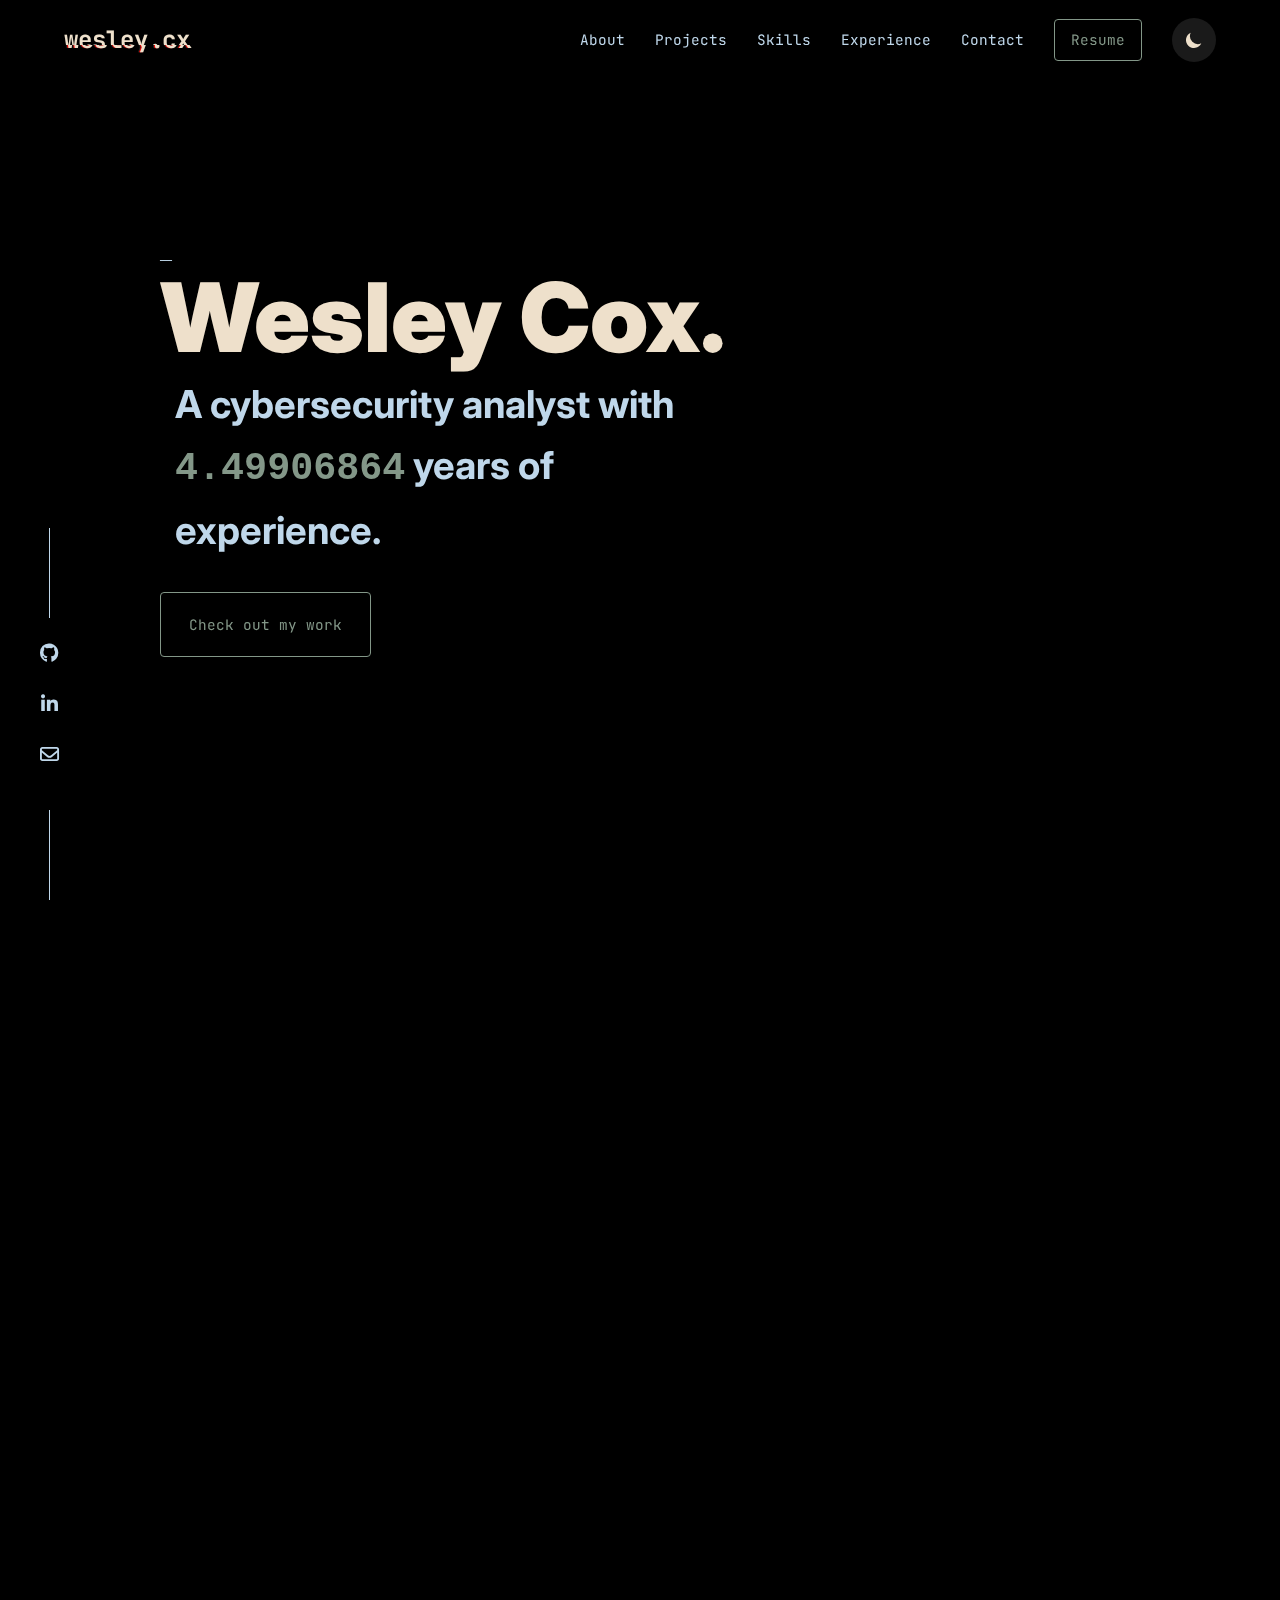
<file: index.html>
<!DOCTYPE html>
<html lang="en">

<head>
    <meta charset="UTF-8">
    <meta name="viewport" content="width=device-width, initial-scale=1.0">
    <title>Wesley Cox | Cybersecurity Analyst</title>
    <meta name="description"
        content="Personal website of Wesley Cox, a Cybersecurity Analyst specializing in threat hunting, blue teaming, and security research.">
    <link rel="icon" type="image/svg+xml"
        href="data:image/svg+xml,<svg xmlns='http://www.w3.org/2000/svg' viewBox='0 0 100 100' style='background-color:%23000000; border-radius: 20px;'><text x='50%' y='50%' dominant-baseline='central' text-anchor='middle' font-size='50' font-family='monospace' font-weight='bold' fill='%23839788'>WC</text></svg>">
    <link rel="stylesheet" href="styles.css">
    <link rel="preconnect" href="https://fonts.googleapis.com">
    <link rel="preconnect" href="https://fonts.gstatic.com" crossorigin>
    <link
        href="https://fonts.googleapis.com/css2?family=Inter:wght@300;400;500;600;700;900&family=JetBrains+Mono:wght@400;700&display=swap"
        rel="stylesheet">
    <link rel="stylesheet" href="https://cdnjs.cloudflare.com/ajax/libs/font-awesome/6.4.0/css/all.min.css">
</head>

<body>
    <!-- Scroll Progress Indicator -->
    <div class="scroll-progress" id="scroll-progress"></div>

    <!-- Navigation -->
    <nav class="navbar">
        <div class="nav-container">
            <a href="#hero" class="logo glitch" data-text="wesley.cx">wesley<span class="accent">.cx</span></a>
            <div class="nav-links">
                <a href="#about" class="nav-link">About</a>
                <a href="#projects" class="nav-link">Projects</a>
                <a href="#skills" class="nav-link">Skills</a>
                <a href="#experience" class="nav-link">Experience</a>
                <a href="#contact" class="nav-link">Contact</a>
                <a href="wesley_cox_resume.pdf" target="_blank" class="nav-link resume-btn">Resume</a>
                <button class="theme-toggle" id="theme-toggle" aria-label="Toggle theme">
                    <svg class="sun-icon" width="20" height="20" viewBox="0 0 20 20" fill="currentColor">
                        <path
                            d="M10 3V1M10 19v-2M17 10h2M1 10h2M15.657 4.343l1.414-1.414M3.343 16.657l1.414-1.414M15.657 15.657l1.414 1.414M3.343 3.343l1.414 1.414M13 10a3 3 0 11-6 0 3 3 0 016 0z" />
                    </svg>
                    <svg class="moon-icon" width="20" height="20" viewBox="0 0 20 20" fill="currentColor">
                        <path d="M17.293 13.293A8 8 0 016.707 2.707a8.001 8.001 0 1010.586 10.586z" />
                    </svg>
                </button>
            </div>
            <div class="hamburger">
                <span></span>
                <span></span>
                <span></span>
            </div>
        </div>
    </nav>

    <!-- Mobile Menu -->
    <div class="mobile-menu">
        <a href="#about" class="mobile-link">About</a>
        <a href="#projects" class="mobile-link">Projects</a>
        <a href="#skills" class="mobile-link">Skills</a>
        <a href="#experience" class="mobile-link">Experience</a>
        <a href="#contact" class="mobile-link">Contact</a>
        <a href="wesley_cox_resume.pdf" target="_blank" class="mobile-link">Resume</a>
    </div>

    <!-- Fixed Social Icons -->
    <aside class="social-sidebar">
        <div class="social-line"></div>
        <a href="https://github.com" target="_blank" aria-label="GitHub"><i class="fab fa-github"></i></a>
        <a href="https://linkedin.com" target="_blank" aria-label="LinkedIn"><i class="fab fa-linkedin-in"></i></a>
        <a href="mailto:hello@wesley.cx" aria-label="Email"><i class="far fa-envelope"></i></a>
        <div class="social-line"></div>
    </aside>

    <main>
        <!-- Hero Section -->
        <section id="hero" class="hero-section">
            <div class="hero-content">
                <h2 class="hero-title"><span id="typing-text"></span><span class="cursor">_</span></h2>
                <h1 class="hero-name">Wesley Cox.</h1>
                <p class="hero-description">
                    A cybersecurity analyst with <span id="experience-counter">0.00000000</span> years of experience.
                </p>
                <a href="#projects" class="cta-button">Check out my work</a>
            </div>
        </section>

        <!-- About Section -->
        <section id="about" class="section">
            <h2 class="section-heading"><span class="section-number">01.</span> About Me</h2>
            <div class="about-content">
                <div class="about-text">
                    <p>
                        Hello! My name is Wesley and I enjoy diving deep into the world of cybersecurity. My interest in
                        security started back in 2018 when I stumbled upon my first CTF challenge — turns out hacking
                        things (legally!) taught me a lot about how to build them securely.
                    </p>
                    <p>
                        Fast-forward to today, and I've had the privilege of working at an <a href="#"
                            class="inline-link">advertising agency</a>, a <a href="#" class="inline-link">start-up</a>,
                        and a <a href="#" class="inline-link">huge corporation</a>. My main focus these days is building
                        accessible, inclusive products and digital experiences for a variety of clients.
                    </p>
                    <p>
                        I also write about my findings and tutorials on my <a href="#" class="inline-link">blog</a>.
                    </p>
                </div>
                <div class="about-image">
                    <div class="image-wrapper">
                        <div class="placeholder-image"></div>
                    </div>
                </div>
            </div>
        </section>

        <!-- Projects Section -->
        <section id="projects" class="section">
            <h2 class="section-heading"><span class="section-number">02.</span> Some Things I've Built</h2>
            <div class="projects-grid">
                <!-- Project 1 -->
                <div class="project-card">
                    <div class="project-top">
                        <i class="far fa-folder project-folder"></i>
                        <div class="project-links">
                            <a href="#" aria-label="GitHub Link"><i class="fab fa-github"></i></a>
                            <a href="#" aria-label="External Link"><i class="fas fa-external-link-alt"></i></a>
                        </div>
                    </div>
                    <h3 class="project-title">Network Traffic Analyzer</h3>
                    <p class="project-description">
                        A Python-based tool that captures and analyzes network packets in real-time to detect suspicious
                        anomalies and potential threats.
                    </p>
                    <ul class="project-tech-list">
                        <li>Python</li>
                        <li>Scapy</li>
                        <li>Wireshark</li>
                    </ul>
                </div>

                <!-- Project 2 -->
                <div class="project-card">
                    <div class="project-top">
                        <i class="far fa-folder project-folder"></i>
                        <div class="project-links">
                            <a href="#" aria-label="GitHub Link"><i class="fab fa-github"></i></a>
                        </div>
                    </div>
                    <h3 class="project-title">Automated Phishing Simulation</h3>
                    <p class="project-description">
                        An automated platform for conducting internal phishing campaigns to test and improve employee
                        security awareness.
                    </p>
                    <ul class="project-tech-list">
                        <li>Go</li>
                        <li>HTML/CSS</li>
                        <li>SMTP</li>
                    </ul>
                </div>

                <!-- Project 3 -->
                <div class="project-card">
                    <div class="project-top">
                        <i class="far fa-folder project-folder"></i>
                        <div class="project-links">
                            <a href="#" aria-label="GitHub Link"><i class="fab fa-github"></i></a>
                            <a href="#" aria-label="External Link"><i class="fas fa-external-link-alt"></i></a>
                        </div>
                    </div>
                    <h3 class="project-title">Vulnerability Scanner</h3>
                    <p class="project-description">
                        A lightweight vulnerability scanner that checks for common web application security flaws like
                        SQLi and XSS.
                    </p>
                    <ul class="project-tech-list">
                        <li>Python</li>
                        <li>Requests</li>
                        <li>BeautifulSoup</li>
                    </ul>
                </div>

                <!-- Project 4 -->
                <div class="project-card">
                    <div class="project-top">
                        <i class="far fa-folder project-folder"></i>
                        <div class="project-links">
                            <a href="#" aria-label="GitHub Link"><i class="fab fa-github"></i></a>
                        </div>
                    </div>
                    <h3 class="project-title">SIEM Log Forwarder</h3>
                    <p class="project-description">
                        Custom agent to securely forward system logs to a centralized SIEM for analysis and alerting.
                    </p>
                    <ul class="project-tech-list">
                        <li>Rust</li>
                        <li>Syslog</li>
                        <li>TLS</li>
                    </ul>
                </div>

                <!-- Project 5 -->
                <div class="project-card">
                    <div class="project-top">
                        <i class="far fa-folder project-folder"></i>
                        <div class="project-links">
                            <a href="#" aria-label="GitHub Link"><i class="fab fa-github"></i></a>
                            <a href="#" aria-label="External Link"><i class="fas fa-external-link-alt"></i></a>
                        </div>
                    </div>
                    <h3 class="project-title">CTF Writeups Repo</h3>
                    <p class="project-description">
                        A collection of detailed writeups for various Capture The Flag challenges, covering web, crypto,
                        and pwn categories.
                    </p>
                    <ul class="project-tech-list">
                        <li>Markdown</li>
                        <li>Security</li>
                        <li>Education</li>
                    </ul>
                </div>
            </div>
        </section>

        <!-- Skills Section -->
        <section id="skills" class="section">
            <h2 class="section-heading"><span class="section-number">03.</span> Skills & Technologies</h2>
            <div class="skills-container">
                <div class="skill-category">
                    <h3>Technical Skills</h3>
                    <div class="skill-bar-wrapper">
                        <div class="skill-info">
                            <span>Network Security</span>
                            <span>90%</span>
                        </div>
                        <div class="skill-bar">
                            <div class="skill-progress" data-width="90%"></div>
                        </div>
                    </div>
                    <div class="skill-bar-wrapper">
                        <div class="skill-info">
                            <span>Penetration Testing</span>
                            <span>85%</span>
                        </div>
                        <div class="skill-bar">
                            <div class="skill-progress" data-width="85%"></div>
                        </div>
                    </div>
                    <div class="skill-bar-wrapper">
                        <div class="skill-info">
                            <span>Incident Response</span>
                            <span>80%</span>
                        </div>
                        <div class="skill-bar">
                            <div class="skill-progress" data-width="80%"></div>
                        </div>
                    </div>
                </div>

                <div class="skill-category">
                    <h3>Languages & Tools</h3>
                    <div class="skill-bar-wrapper">
                        <div class="skill-info">
                            <span>Python</span>
                            <span>95%</span>
                        </div>
                        <div class="skill-bar">
                            <div class="skill-progress" data-width="95%"></div>
                        </div>
                    </div>
                    <div class="skill-bar-wrapper">
                        <div class="skill-info">
                            <span>Bash / Shell</span>
                            <span>85%</span>
                        </div>
                        <div class="skill-bar">
                            <div class="skill-progress" data-width="85%"></div>
                        </div>
                    </div>
                    <div class="skill-bar-wrapper">
                        <div class="skill-info">
                            <span>SIEM (Splunk/ELK)</span>
                            <span>75%</span>
                        </div>
                        <div class="skill-bar">
                            <div class="skill-progress" data-width="75%"></div>
                        </div>
                    </div>
                </div>
            </div>
        </section>

        <!-- Experience Section -->
        <section id="experience" class="section">
            <h2 class="section-heading"><span class="section-number">04.</span> Where I've Worked</h2>
            <div class="experience-container">
                <div class="experience-tabs">
                    <button class="tab-btn active" data-target="job1">Security Corp</button>
                    <button class="tab-btn" data-target="job2">Tech StartUp</button>
                    <button class="tab-btn" data-target="job3">Uni Lab</button>
                </div>
                <div class="experience-content">
                    <div id="job1" class="job-panel active">
                        <h3>Security Analyst <span class="company">@ Security Corp</span></h3>
                        <p class="job-range">Jan 2023 - Present</p>
                        <ul class="job-list">
                            <li>Monitor and analyze security alerts from SIEM and other security tools to identify
                                potential threats.</li>
                            <li>Conduct regular vulnerability assessments and penetration testing on internal networks.
                            </li>
                            <li>Collaborate with the engineering team to implement secure coding practices.</li>
                        </ul>
                    </div>
                    <div id="job2" class="job-panel">
                        <h3>Junior Security Engineer <span class="company">@ Tech StartUp</span></h3>
                        <p class="job-range">Jun 2021 - Dec 2022</p>
                        <ul class="job-list">
                            <li>Assisted in the deployment and configuration of firewalls and IDS/IPS systems.</li>
                            <li>Automated routine security tasks using Python and Bash scripts.</li>
                            <li>Participated in incident response activities and post-incident analysis.</li>
                        </ul>
                    </div>
                    <div id="job3" class="job-panel">
                        <h3>Research Assistant <span class="company">@ Uni Lab</span></h3>
                        <p class="job-range">Sep 2020 - May 2021</p>
                        <ul class="job-list">
                            <li>Researched IoT security vulnerabilities and developed proof-of-concept exploits.</li>
                            <li>Assisted in teaching undergraduate cybersecurity courses.</li>
                            <li>Presented research findings at local security meetups.</li>
                        </ul>
                    </div>
                </div>
            </div>
        </section>

        <!-- Contact Section -->
        <section id="contact" class="section contact-section">
            <h2 class="section-heading"><span class="section-number">05.</span> What's Next?</h2>
            <h2 class="big-heading">Get In Touch</h2>
            <p class="contact-desc">
                I'm currently looking for new opportunities, my inbox is always open. Whether you have a question or
                just want to say hi, I'll try my best to get back to you!
            </p>
            <a href="mailto:hello@wesley.cx" class="cta-button">Say Hello</a>
        </section>
    </main>

    <footer class="footer">
        <div class="social-links-footer">
            <a href="https://github.com" target="_blank"><i class="fab fa-github"></i></a>
            <a href="https://linkedin.com" target="_blank"><i class="fab fa-linkedin-in"></i></a>
            <a href="https://twitter.com" target="_blank"><i class="fab fa-x-twitter"></i></a>
        </div>
        <p>Designed & Built by Wesley Cox</p>
    </footer>

    <script src="script.js"></script>
</body>

</html>
</file>
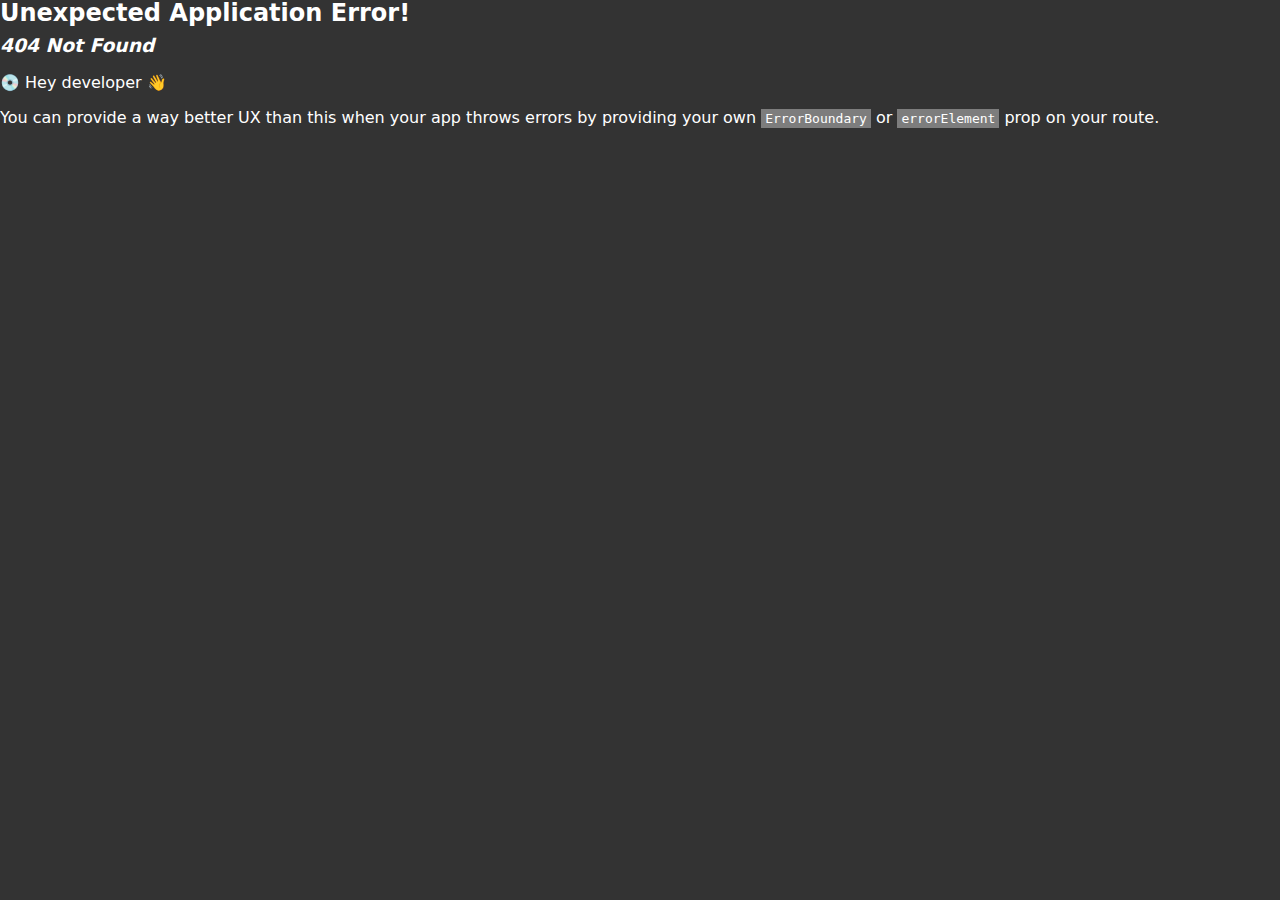
<file: example_site/ryana.page/index.html>
<!doctype html><html lang="en"><head><meta charset="utf-8"/><link rel="icon" href="favicon.ico"/><meta name="viewport" content="width=device-width,initial-scale=1"/><meta name="theme-color" content="#000000"/><meta name="description" content="Experienced Software Engineer with 9 years in front-end and back-end development, specializing in TypeScript, Java, React, and Spring. Skilled in leading development teams and delivering robust, scalable solutions. Explore my portfolio to see projects and technical expertise."/><link rel="apple-touch-icon" href="logo192.png"/><link rel="manifest" href="manifest.json"/><title>Ryan A. Page | Software Engineer | San Diego, CA</title><script defer="defer" src="static/js/main.2c40e3f0.js"></script></head><body><noscript>You need to enable JavaScript to run this app.</noscript><div id="root"></div></body></html>
</file>
<file: styles.css>
/* Variables */
:root {
    /* Palette 2 - Default Light/Dark Theme Colors */
    --p2-black: #000000;
    --p2-muted-teal: #839788;
    --p2-champagne: #eee0cb;
    --p2-khaki: #baa898;
    --p2-pale-sky: #bfd7ea;

    /* Palette 1 - Party Mode Colors */
    --p1-onyx: #0c0f0a;
    --p1-neon-pink: #ff206e;
    --p1-yellow: #fbff12;
    --p1-turquoise: #41ead4;
    --p1-white: #ffffff;

    /* Default Theme (Dark Mode by default for cybersecurity vibe) */
    --bg-primary: var(--p2-black);
    --bg-secondary: #111111;
    --text-primary: var(--p2-champagne);
    --text-secondary: var(--p2-pale-sky);
    --accent-color: var(--p2-muted-teal);
    --accent-hover: var(--p2-khaki);
    --card-bg: #1a1a1a;
    --nav-bg: rgba(0, 0, 0, 0.85);

    --font-main: 'Inter', sans-serif;
    --font-mono: 'JetBrains Mono', monospace;

    --transition: all 0.25s cubic-bezier(0.645, 0.045, 0.355, 1);
}

[data-theme="light"] {
    --bg-primary: var(--p2-champagne);
    --bg-secondary: #f5f5f5;
    --text-primary: var(--p2-black);
    --text-secondary: #333333;
    --accent-color: var(--p2-muted-teal);
    --accent-hover: var(--p2-khaki);
    --card-bg: #ffffff;
    --nav-bg: rgba(238, 224, 203, 0.9);
}

[data-theme="party"] {
    --bg-primary: var(--p1-onyx);
    --bg-secondary: #1a1a1a;
    --text-primary: var(--p1-white);
    --text-secondary: var(--p1-turquoise);
    --accent-color: var(--p1-neon-pink);
    --accent-hover: var(--p1-yellow);
    --card-bg: #1f221d;
    --nav-bg: rgba(12, 15, 10, 0.9);
}

/* Reset & Base Styles */
* {
    margin: 0;
    padding: 0;
    box-sizing: border-box;
}

/* Scroll Progress Indicator */
.scroll-progress {
    position: fixed;
    top: 0;
    left: 0;
    height: 3px;
    background: var(--accent-color);
    width: 0%;
    z-index: 1001;
    transition: width 0.1s ease-out;
}

[data-theme="party"] .scroll-progress {
    background: linear-gradient(90deg, var(--p1-neon-pink), var(--p1-turquoise), var(--p1-yellow));
}

html {
    scroll-behavior: smooth;
}

body {
    background-color: var(--bg-primary);
    color: var(--text-primary);
    font-family: var(--font-main);
    line-height: 1.6;
    font-size: 16px;
    transition: background-color 0.3s ease, color 0.3s ease;
    overflow-x: hidden;
}

a {
    text-decoration: none;
    color: inherit;
    transition: var(--transition);
}

ul {
    list-style: none;
}

/* Typography */
h1,
h2,
h3,
h4,
h5,
h6 {
    margin: 0 0 10px 0;
    font-weight: 600;
    color: var(--text-primary);
}

.section-heading {
    display: flex;
    align-items: center;
    font-size: clamp(26px, 5vw, 32px);
    margin-bottom: 40px;
    white-space: nowrap;
}

.section-heading::after {
    content: "";
    display: block;
    width: 300px;
    height: 1px;
    background-color: var(--text-secondary);
    margin-left: 20px;
    opacity: 0.5;
}

.section-number {
    color: var(--accent-color);
    font-family: var(--font-mono);
    margin-right: 10px;
    font-size: 0.8em;
    font-weight: 400;
}

/* Navigation */
.navbar {
    position: fixed;
    top: 0;
    width: 100%;
    height: 80px;
    background-color: var(--nav-bg);
    backdrop-filter: blur(10px);
    z-index: 1000;
    display: flex;
    justify-content: center;
    align-items: center;
    box-shadow: 0 2px 10px rgba(0, 0, 0, 0.1);
    transition: var(--transition);
}

.nav-container {
    width: 90%;
    max-width: 1200px;
    display: flex;
    justify-content: space-between;
    align-items: center;
}

.logo {
    font-family: var(--font-mono);
    font-size: 1.5rem;
    font-weight: 700;
    color: var(--accent-color);
}

.logo .accent {
    color: var(--text-primary);
}

.nav-links {
    display: flex;
    gap: 30px;
    align-items: center;
}

.nav-link {
    font-family: var(--font-mono);
    font-size: 0.9rem;
    color: var(--text-secondary);
}

.nav-link:hover {
    color: var(--accent-color);
}

.resume-btn {
    border: 1px solid var(--accent-color);
    color: var(--accent-color);
    padding: 8px 16px;
    border-radius: 4px;
}

.resume-btn:hover {
    background-color: rgba(131, 151, 136, 0.1);
    /* Using muted teal rgb */
}

/* Theme Toggle Button */
.theme-toggle {
    position: relative;
    width: 44px;
    height: 44px;
    border: none;
    background: var(--card-bg);
    border-radius: 50%;
    display: flex;
    align-items: center;
    justify-content: center;
    color: var(--text-primary);
    transition: background 0.3s ease, transform 0.3s ease;
    cursor: pointer;
}

.theme-toggle:hover {
    background: var(--accent-color);
    transform: rotate(180deg);
}

.theme-toggle svg {
    position: absolute;
    transition: opacity 0.3s, transform 0.3s;
}

[data-theme="light"] .moon-icon,
[data-theme="dark"] .sun-icon,
[data-theme="party"] .sun-icon {
    opacity: 0;
    transform: scale(0);
}

.hamburger {
    display: none;
    cursor: pointer;
}

/* Mobile Menu */
.mobile-menu {
    position: fixed;
    top: 0;
    right: 0;
    width: 70%;
    height: 100vh;
    background-color: var(--bg-secondary);
    z-index: 999;
    display: flex;
    flex-direction: column;
    justify-content: center;
    align-items: center;
    gap: 40px;
    transform: translateX(100%);
    transition: transform 0.3s ease-in-out;
    box-shadow: -5px 0 15px rgba(0, 0, 0, 0.2);
}

.mobile-menu.active {
    transform: translateX(0);
}

.mobile-link {
    font-family: var(--font-mono);
    font-size: 1.2rem;
    color: var(--text-primary);
}

/* Social Sidebar */
.social-sidebar {
    position: fixed;
    left: 40px;
    bottom: 0;
    display: flex;
    flex-direction: column;
    align-items: center;
    gap: 20px;
    z-index: 10;
}

.social-sidebar a {
    color: var(--text-secondary);
    font-size: 1.2rem;
}

.social-sidebar a i {
    transition: transform 0.25s cubic-bezier(0.645, 0.045, 0.355, 1);
}

.social-sidebar a:hover {
    color: var(--accent-color);
}

.social-sidebar a:hover i {
    transform: translateY(-3px);
}

.social-line {
    width: 1px;
    height: 90px;
    background-color: var(--text-secondary);
    margin-top: 20px;
}

/* Main Content */
main {
    width: 85%;
    max-width: 1000px;
    margin: 0 auto;
    padding: 0 20px;
}

section {
    padding: 100px 0;
    min-height: 100vh;
    display: flex;
    flex-direction: column;
    justify-content: center;
}

/* Hero Section */
.hero-content {
    max-width: 800px;
}

.hero-greeting {
    font-family: var(--font-mono);
    color: var(--accent-color);
    margin-bottom: 20px;
    font-size: 1.1rem;
}

.hero-name {
    font-size: clamp(48px, 8vw, 96px);
    font-weight: 900;
    line-height: 1.1;
    color: var(--text-primary);
    margin-bottom: 0px;
}

.hero-title {
    font-family: 'Hack', monospace;
    font-size: clamp(10px, 6vw, 20px);
    font-weight: 300;
    line-height: 1.1;
    color: var(--text-secondary);
    margin-bottom: 0px;
}

.hero-description {
    font-family: var(--font-main);
    max-width: 540px;
    font-size: clamp(20px, 3vw, 40px);
    font-weight: 700;
    color: var(--text-secondary);
    margin-top: 3px;
    margin-bottom: 30px;
    margin-left: 15px;
}

#experience-counter {
    font-family: 'Hack', monospace;
    color: var(--accent-color);
    font-weight: 700;
}

.cta-button {
    display: inline-block;
    padding: 1.25rem 1.75rem;
    border: 1px solid var(--accent-color);
    color: var(--accent-color);
    font-family: var(--font-mono);
    border-radius: 4px;
    font-size: 0.9rem;
}

.cta-button:hover {
    background-color: rgba(131, 151, 136, 0.1);
}

.cursor {
    animation: blink 1s infinite;
}

@keyframes blink {

    0%,
    100% {
        opacity: 1;
    }

    50% {
        opacity: 0;
    }
}

/* About Section */
.about-content {
    display: grid;
    grid-template-columns: 3fr 2fr;
    gap: 50px;
}

.about-text p {
    margin-bottom: 15px;
    color: var(--text-secondary);
}

.inline-link {
    color: var(--accent-color);
    position: relative;
    display: inline-block;
}

.inline-link::after {
    content: '';
    position: absolute;
    width: 0;
    height: 1px;
    bottom: 0;
    left: 0;
    background-color: var(--accent-color);
    transition: var(--transition);
}

.inline-link:hover::after {
    width: 100%;
}

.image-wrapper {
    position: relative;
    width: 100%;
    max-width: 300px;
    aspect-ratio: 1;
    border-radius: 4px;
    background-color: var(--accent-color);
    transition: var(--transition);
}

.placeholder-image {
    position: absolute;
    top: 0;
    left: 0;
    width: 100%;
    height: 100%;
    background-color: #333;
    border-radius: 4px;
    mix-blend-mode: multiply;
    filter: grayscale(100%) contrast(1);
    transition: var(--transition);
}

.image-wrapper:hover {
    transform: translate(-5px, -5px);
    box-shadow: 10px 10px 0 0 var(--accent-color);
}

.image-wrapper:hover .placeholder-image {
    filter: none;
    mix-blend-mode: normal;
}

/* Projects Section */
.projects-grid {
    display: grid;
    grid-template-columns: repeat(auto-fill, minmax(300px, 1fr));
    gap: 20px;
}

.project-card {
    background-color: var(--card-bg);
    padding: 2rem 1.75rem;
    border-radius: 4px;
    transition: var(--transition);
    cursor: pointer;
}

.project-card:hover {
    transform: translateY(-7px);
}

.project-top {
    display: flex;
    justify-content: space-between;
    align-items: center;
    margin-bottom: 30px;
}

.project-folder {
    color: var(--accent-color);
    font-size: 40px;
}

.project-links a {
    color: var(--text-secondary);
    margin-left: 10px;
    font-size: 20px;
}

.project-links a:hover {
    color: var(--accent-color);
}

.project-title {
    color: var(--text-primary);
    font-size: 1.4rem;
    margin-bottom: 10px;
}

.project-description {
    color: var(--text-secondary);
    font-size: 1rem;
    margin-bottom: 20px;
}

.project-tech-list {
    display: flex;
    flex-wrap: wrap;
    gap: 15px;
    font-family: var(--font-mono);
    font-size: 0.8rem;
    color: var(--text-secondary);
}

/* Skills Section */
.skills-container {
    display: grid;
    grid-template-columns: 1fr 1fr;
    gap: 50px;
}

.skill-category h3 {
    margin-bottom: 20px;
    color: var(--accent-color);
}

.skill-bar-wrapper {
    margin-bottom: 20px;
}

.skill-info {
    display: flex;
    justify-content: space-between;
    margin-bottom: 5px;
    font-family: var(--font-mono);
    font-size: 0.9rem;
    color: var(--text-secondary);
}

.skill-bar {
    height: 10px;
    background-color: var(--bg-secondary);
    border-radius: 5px;
    overflow: hidden;
}

.skill-progress {
    height: 100%;
    background-color: var(--accent-color);
    width: 0;
    /* Animated via JS */
    border-radius: 5px;
    transition: width 1.5s ease-out;
}

/* Experience Section */
.experience-container {
    display: flex;
    gap: 50px;
}

.experience-tabs {
    display: flex;
    flex-direction: column;
    border-left: 2px solid var(--bg-secondary);
}

.tab-btn {
    background: none;
    border: none;
    text-align: left;
    padding: 15px 20px;
    cursor: pointer;
    font-family: var(--font-mono);
    color: var(--text-secondary);
    border-left: 2px solid transparent;
    margin-left: -2px;
    transition: var(--transition);
}

.tab-btn:hover,
.tab-btn.active {
    background-color: rgba(131, 151, 136, 0.1);
    color: var(--accent-color);
}

.tab-btn.active {
    border-left-color: var(--accent-color);
}

.experience-content {
    flex: 1;
}

.job-panel {
    display: none;
}

.job-panel.active {
    display: block;
    animation: fadeIn 0.5s ease;
}

@keyframes fadeIn {
    from {
        opacity: 0;
        transform: translateY(10px);
    }

    to {
        opacity: 1;
        transform: translateY(0);
    }
}

.company {
    color: var(--accent-color);
}

.job-range {
    font-family: var(--font-mono);
    font-size: 0.9rem;
    color: var(--text-secondary);
    margin-bottom: 20px;
}

.job-list li {
    position: relative;
    padding-left: 20px;
    margin-bottom: 10px;
    color: var(--text-secondary);
}

.job-list li::before {
    content: "▹";
    position: absolute;
    left: 0;
    color: var(--accent-color);
}

/* Contact Section */
.contact-section {
    text-align: center;
    max-width: 600px;
    margin: 0 auto;
}

.big-heading {
    font-size: clamp(40px, 5vw, 60px);
    color: var(--text-primary);
    margin-bottom: 20px;
}

.contact-desc {
    color: var(--text-secondary);
    font-size: 1.2rem;
    margin-bottom: 50px;
}

/* Footer */
.footer {
    text-align: center;
    padding: 20px;
    font-family: var(--font-mono);
    font-size: 0.8rem;
    color: var(--text-secondary);
}

.social-links-footer {
    display: none;
    /* Shown on mobile */
    margin-bottom: 20px;
    gap: 20px;
    justify-content: center;
}

.social-links-footer a {
    font-size: 1.5rem;
}

/* Animation Classes */
.fade-in-section {
    opacity: 0;
    transform: translateY(20px);
    transition: opacity 0.6s ease-out, transform 0.6s ease-out;
    will-change: opacity, visibility;
}

.fade-in-section.visible {
    opacity: 1;
    transform: none;
}

/* Media Queries */
@media (max-width: 768px) {
    .nav-links {
        display: none;
    }

    .hamburger {
        display: flex;
        flex-direction: column;
        gap: 6px;
    }

    .hamburger span {
        width: 30px;
        height: 2px;
        background-color: var(--accent-color);
    }

    .social-sidebar {
        display: none;
    }

    .social-links-footer {
        display: flex;
    }

    .about-content {
        grid-template-columns: 1fr;
    }

    .image-wrapper {
        margin: 0 auto;
    }

    .skills-container {
        grid-template-columns: 1fr;
    }

    .experience-container {
        flex-direction: column;
    }

    .experience-tabs {
        flex-direction: row;
        border-left: none;
        border-bottom: 2px solid var(--bg-secondary);
        overflow-x: auto;
    }

    .tab-btn {
        border-left: none;
        border-bottom: 2px solid transparent;
        margin-left: 0;
        margin-bottom: -2px;
        white-space: nowrap;
    }

    .tab-btn.active {
        border-left: none;
        border-bottom-color: var(--accent-color);
    }
}

/* Glitch Effect */
.glitch {
    position: relative;
    color: inherit;
    /* Match existing color */
    /* Font styles inherited from parent */
}

.glitch::before,
.glitch::after {
    content: attr(data-text);
    position: absolute;
    top: 0;
    left: 0;
    width: 100%;
    height: 100%;
    background: var(--nav-bg);
    /* Match background to hide main text */
    overflow: hidden;
}

.glitch::before {
    left: 2px;
    text-shadow: -1px 0 red;
    clip: rect(24px, 550px, 90px, 0);
    animation: glitch-anim-1 5s infinite linear alternate-reverse;
}

.glitch::after {
    left: -2px;
    text-shadow: -1px 0 blue;
    clip: rect(85px, 550px, 140px, 0);
    animation: glitch-anim-2 5s infinite linear alternate-reverse;
}

@keyframes glitch-anim-1 {

    0%,
    90% {
        clip: rect(0, 0, 0, 0);
        text-shadow: -2px 0 red;
    }

    91% {
        clip: rect(70px, 350px, 120px, 30px);
        text-shadow: -3px -2px #ff00ff, 3px 2px #39ff14;
    }

    92% {
        clip: rect(20px, 350px, 100px, 30px);
        text-shadow: 4px 1px #ff003c, -2px -1px #ff00ff;
    }

    93% {
        clip: rect(85px, 350px, 140px, 30px);
        text-shadow: -2px 3px #39ff14, 2px -2px #ff003c;
    }

    94% {
        clip: rect(10px, 350px, 60px, 30px);
        text-shadow: 3px -1px #ff00ff, -4px 2px #39ff14;
    }

    95%,
    100% {
        clip: rect(0, 0, 0, 0);
        text-shadow: -2px 0 red;
    }
}

@keyframes glitch-anim-2 {

    0%,
    82% {
        clip: rect(0, 0, 0, 0);
        text-shadow: -2px 0 blue;
    }

    83% {
        clip: rect(40px, 350px, 90px, 30px);
        text-shadow: 2px -2px #39ff14, -3px 1px #ff003c;
    }

    84% {
        clip: rect(110px, 350px, 130px, 30px);
        text-shadow: -4px 2px #ff00ff, 2px -3px #39ff14;
    }

    85% {
        clip: rect(10px, 350px, 50px, 30px);
        text-shadow: 3px 1px #ff003c, -2px -2px #ff00ff;
    }

    86% {
        clip: rect(90px, 350px, 150px, 30px);
        text-shadow: -3px -1px #39ff14, 4px 2px #ff003c;
    }

    87%,
    100% {
        clip: rect(0, 0, 0, 0);
        text-shadow: -2px 0 blue;
    }
}
</file>
